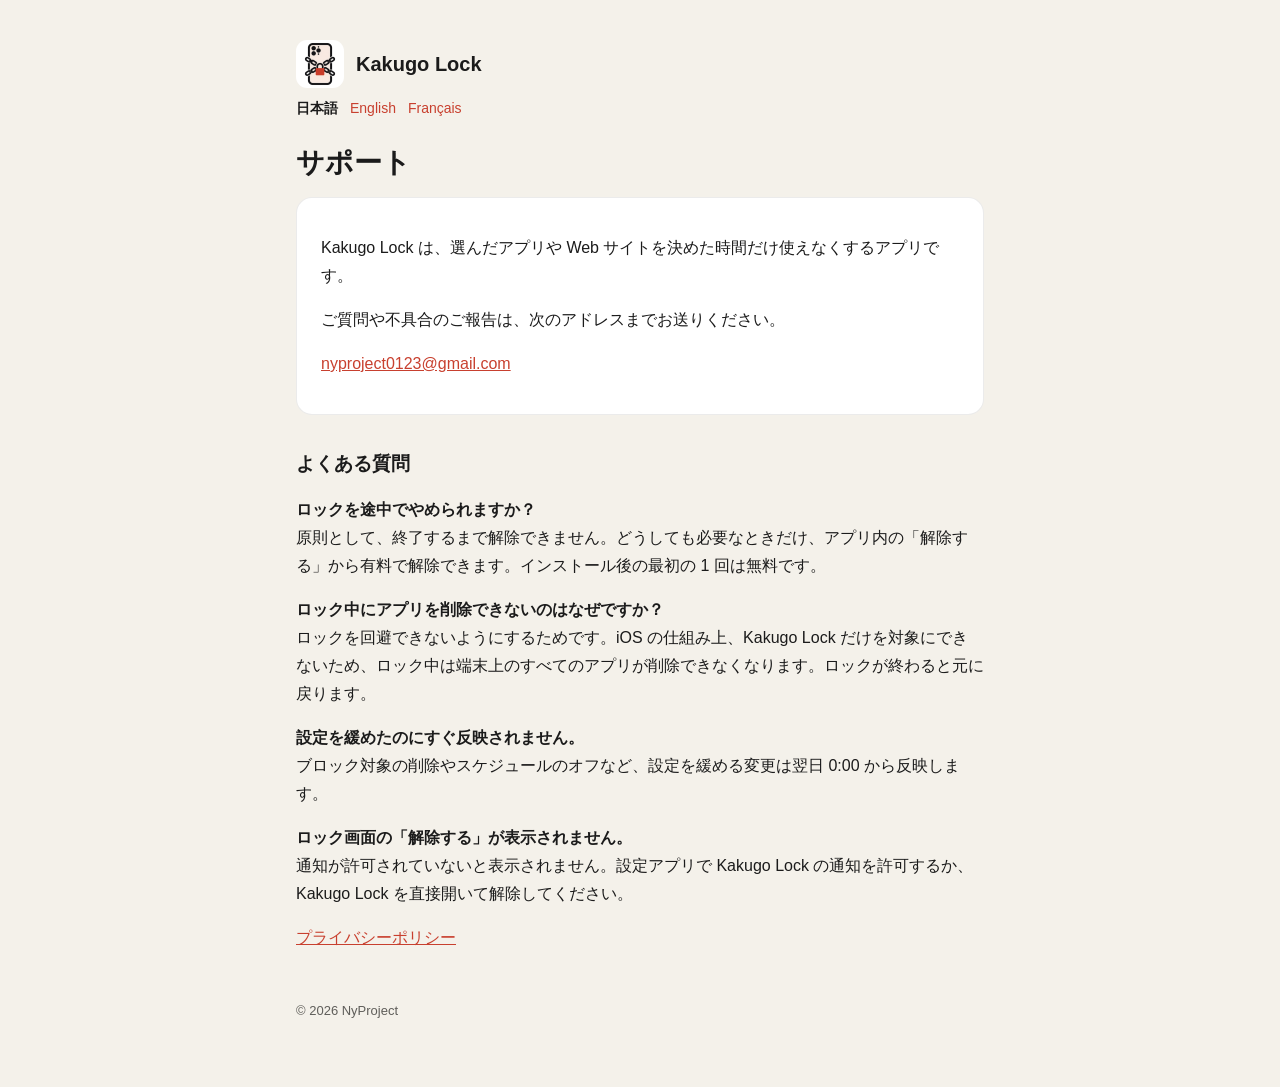
<file: index.html>
<!doctype html>
<html lang="ja">
<head>
<meta charset="utf-8">
<meta name="viewport" content="width=device-width, initial-scale=1">
<title>サポート - Kakugo Lock</title>
<link rel="stylesheet" href="style.css">
</head>
<body>
<main>
<header><img src="icon.png" alt=""><span>Kakugo Lock</span></header>
<nav class="lang"><a href="index.html" aria-current="page">日本語</a><a href="en.html">English</a><a href="fr.html">Français</a></nav>
<h1>サポート</h1>

<div class="card">
<p>Kakugo Lock は、選んだアプリや Web サイトを決めた時間だけ使えなくするアプリです。</p>
<p>ご質問や不具合のご報告は、次のアドレスまでお送りください。</p>
<p><a href="mailto:nyproject0123@gmail.com">nyproject0123@gmail.com</a></p>
</div>
<h2>よくある質問</h2>
<p><strong>ロックを途中でやめられますか？</strong><br>原則として、終了するまで解除できません。どうしても必要なときだけ、アプリ内の「解除する」から有料で解除できます。インストール後の最初の 1 回は無料です。</p>
<p><strong>ロック中にアプリを削除できないのはなぜですか？</strong><br>ロックを回避できないようにするためです。iOS の仕組み上、Kakugo Lock だけを対象にできないため、ロック中は端末上のすべてのアプリが削除できなくなります。ロックが終わると元に戻ります。</p>
<p><strong>設定を緩めたのにすぐ反映されません。</strong><br>ブロック対象の削除やスケジュールのオフなど、設定を緩める変更は翌日 0:00 から反映します。</p>
<p><strong>ロック画面の「解除する」が表示されません。</strong><br>通知が許可されていないと表示されません。設定アプリで Kakugo Lock の通知を許可するか、Kakugo Lock を直接開いて解除してください。</p>
<p><a href="privacy/">プライバシーポリシー</a></p>

<footer>© 2026 NyProject</footer>
</main>
</body>
</html>
</file>
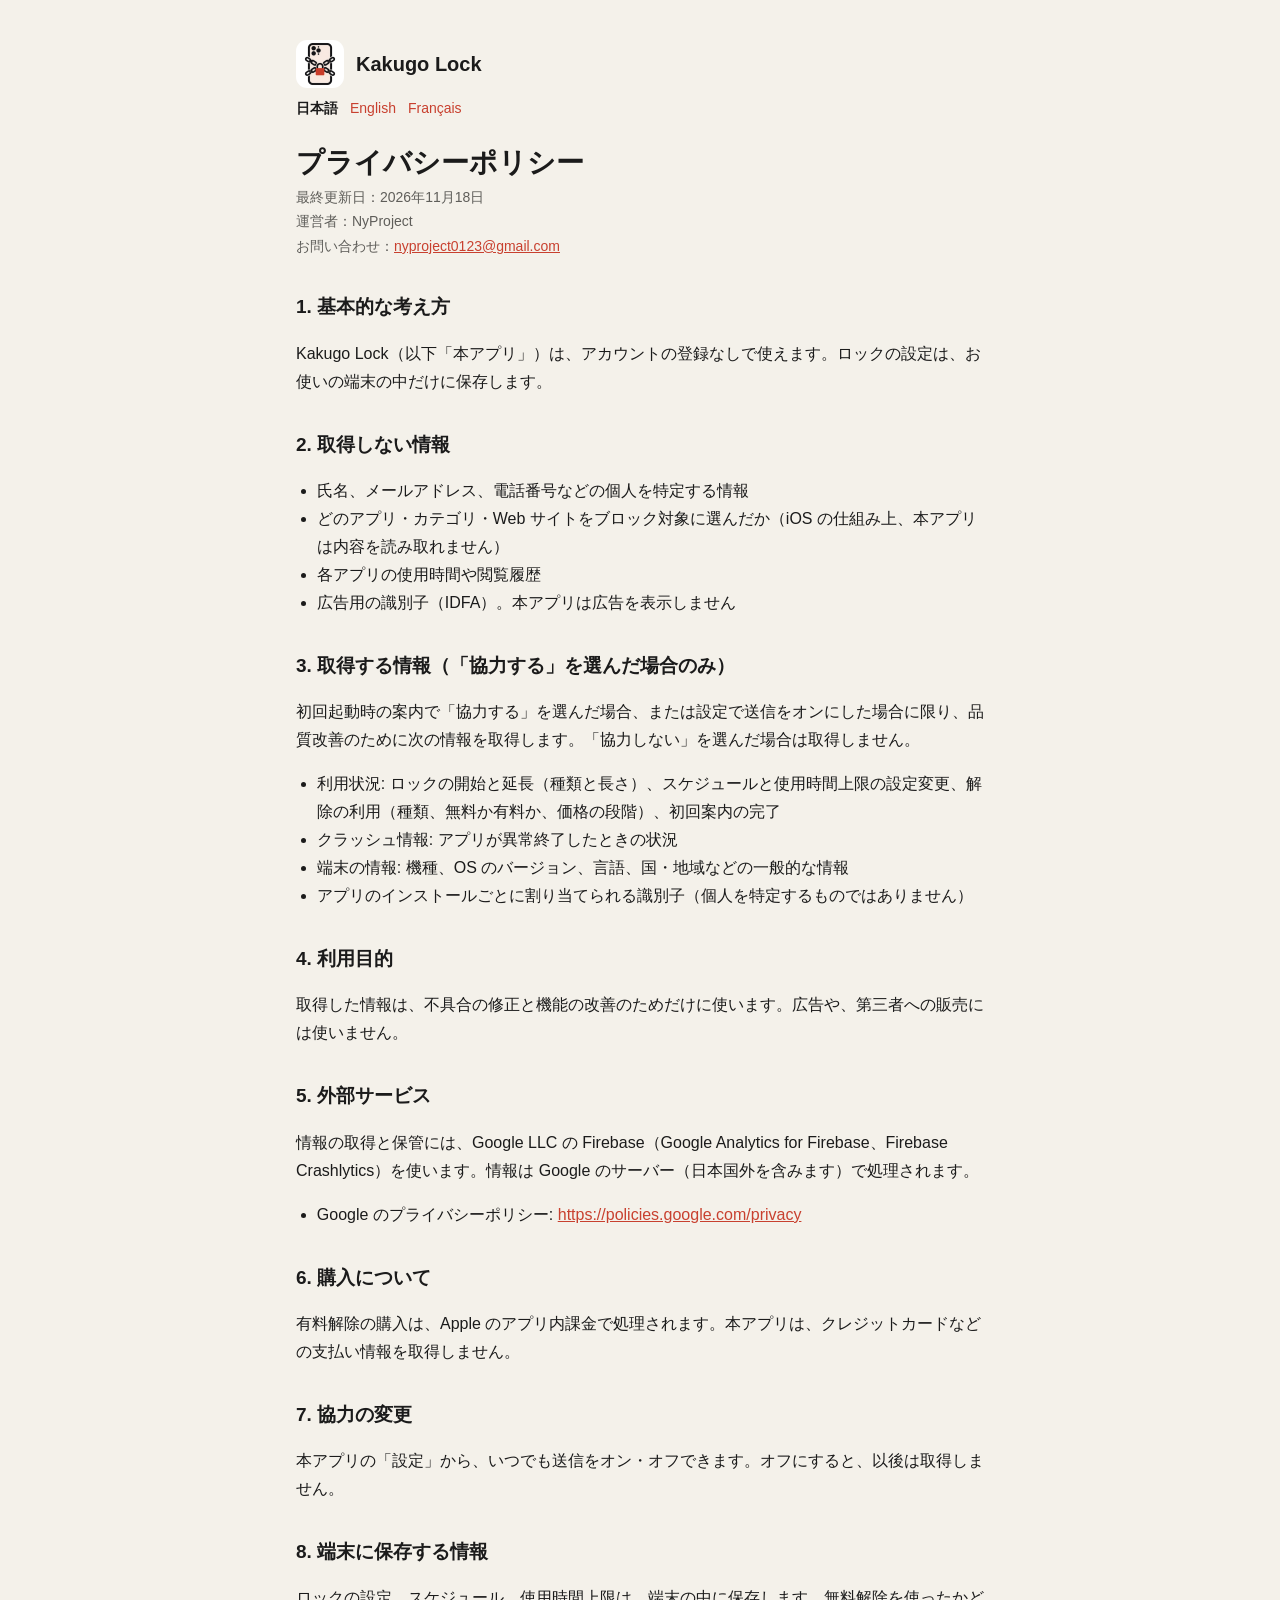
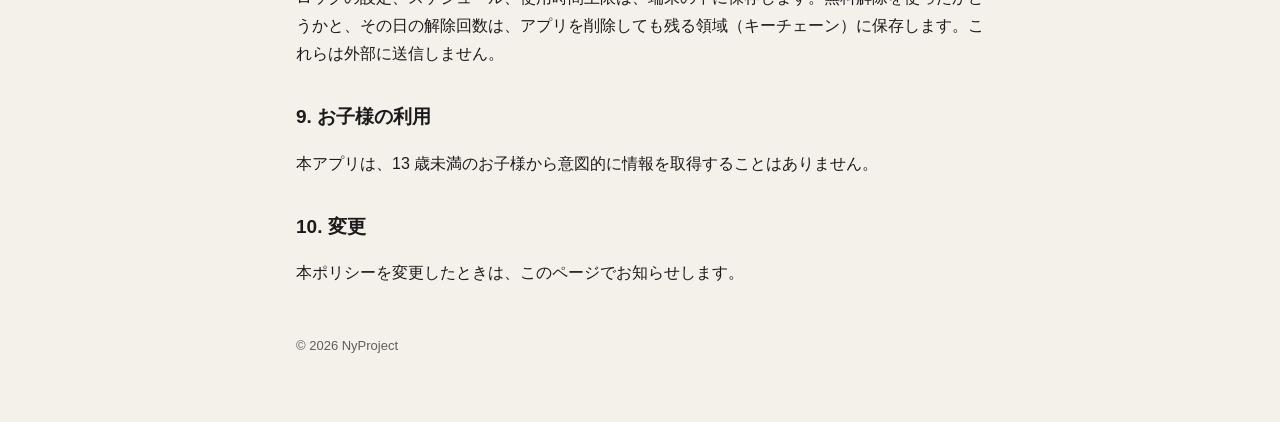
<file: privacy/index.html>
<!doctype html>
<html lang="ja">
<head>
<meta charset="utf-8">
<meta name="viewport" content="width=device-width, initial-scale=1">
<title>プライバシーポリシー - Kakugo Lock</title>
<link rel="stylesheet" href="../style.css">
</head>
<body>
<main>
<header><img src="../icon.png" alt=""><span>Kakugo Lock</span></header>
<nav class="lang"><a href="index.html" aria-current="page">日本語</a><a href="en.html">English</a><a href="fr.html">Français</a></nav>
<h1>プライバシーポリシー</h1>
<p class="meta">最終更新日：2026年11月18日<br>運営者：NyProject<br>お問い合わせ：<a href="mailto:nyproject0123@gmail.com">nyproject0123@gmail.com</a></p>
<h2>1. 基本的な考え方</h2>
<p>Kakugo Lock（以下「本アプリ」）は、アカウントの登録なしで使えます。ロックの設定は、お使いの端末の中だけに保存します。</p>
<h2>2. 取得しない情報</h2>
<ul>
<li>氏名、メールアドレス、電話番号などの個人を特定する情報</li>
<li>どのアプリ・カテゴリ・Web サイトをブロック対象に選んだか（iOS の仕組み上、本アプリは内容を読み取れません）</li>
<li>各アプリの使用時間や閲覧履歴</li>
<li>広告用の識別子（IDFA）。本アプリは広告を表示しません</li>
</ul>
<h2>3. 取得する情報（「協力する」を選んだ場合のみ）</h2>
<p>初回起動時の案内で「協力する」を選んだ場合、または設定で送信をオンにした場合に限り、品質改善のために次の情報を取得します。「協力しない」を選んだ場合は取得しません。</p>
<ul>
<li>利用状況: ロックの開始と延長（種類と長さ）、スケジュールと使用時間上限の設定変更、解除の利用（種類、無料か有料か、価格の段階）、初回案内の完了</li>
<li>クラッシュ情報: アプリが異常終了したときの状況</li>
<li>端末の情報: 機種、OS のバージョン、言語、国・地域などの一般的な情報</li>
<li>アプリのインストールごとに割り当てられる識別子（個人を特定するものではありません）</li>
</ul>
<h2>4. 利用目的</h2>
<p>取得した情報は、不具合の修正と機能の改善のためだけに使います。広告や、第三者への販売には使いません。</p>
<h2>5. 外部サービス</h2>
<p>情報の取得と保管には、Google LLC の Firebase（Google Analytics for Firebase、Firebase Crashlytics）を使います。情報は Google のサーバー（日本国外を含みます）で処理されます。</p>
<ul>
<li>Google のプライバシーポリシー: <a href="https://policies.google.com/privacy">https://policies.google.com/privacy</a></li>
</ul>
<h2>6. 購入について</h2>
<p>有料解除の購入は、Apple のアプリ内課金で処理されます。本アプリは、クレジットカードなどの支払い情報を取得しません。</p>
<h2>7. 協力の変更</h2>
<p>本アプリの「設定」から、いつでも送信をオン・オフできます。オフにすると、以後は取得しません。</p>
<h2>8. 端末に保存する情報</h2>
<p>ロックの設定、スケジュール、使用時間上限は、端末の中に保存します。無料解除を使ったかどうかと、その日の解除回数は、アプリを削除しても残る領域（キーチェーン）に保存します。これらは外部に送信しません。</p>
<h2>9. お子様の利用</h2>
<p>本アプリは、13 歳未満のお子様から意図的に情報を取得することはありません。</p>
<h2>10. 変更</h2>
<p>本ポリシーを変更したときは、このページでお知らせします。</p>
<footer>© 2026 NyProject</footer>
</main>
</body>
</html>
</file>
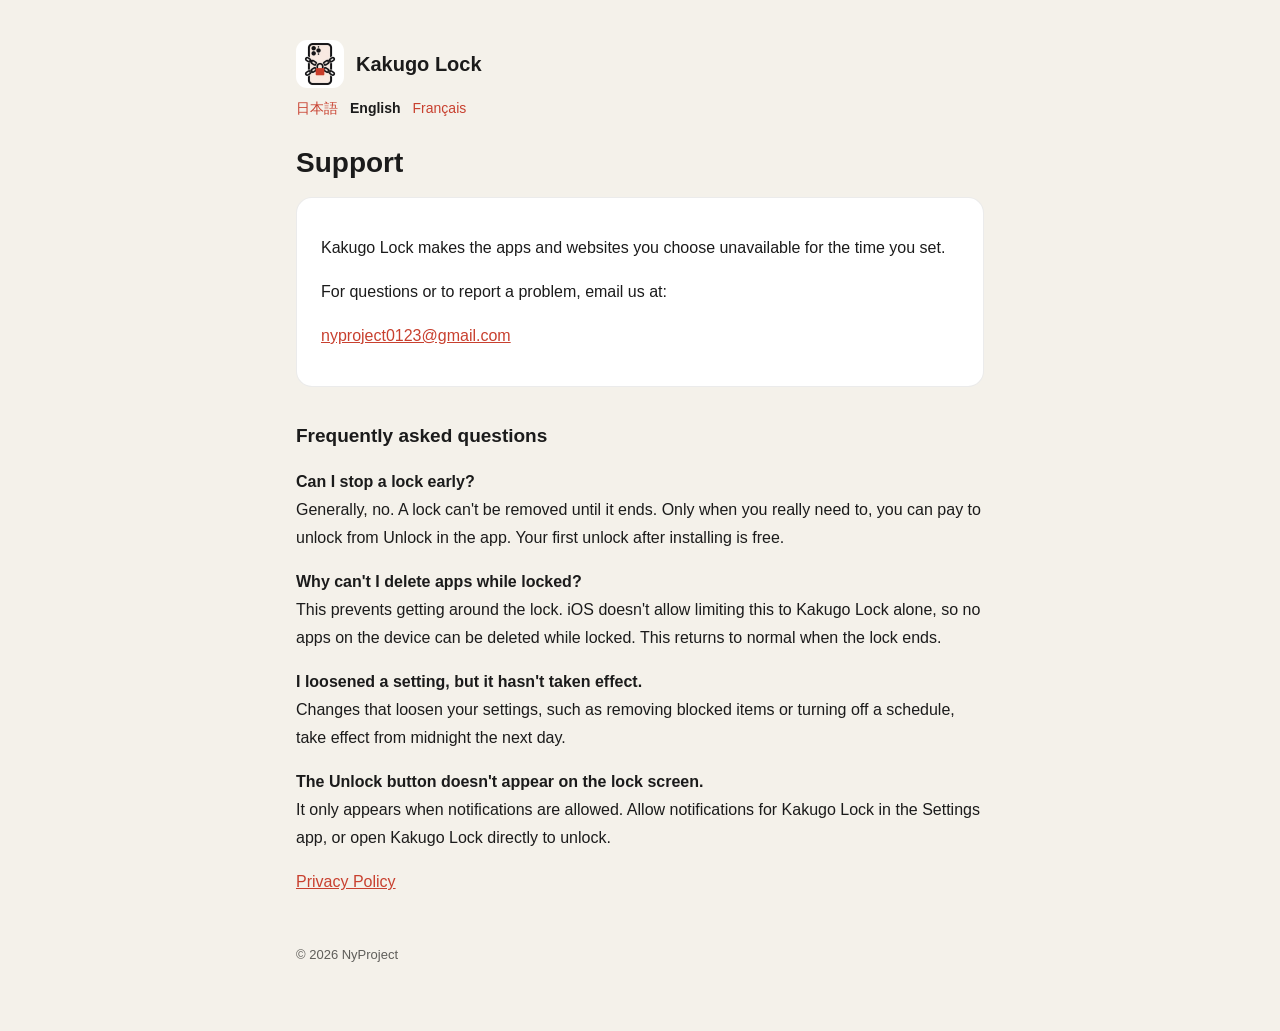
<file: en.html>
<!doctype html>
<html lang="en">
<head>
<meta charset="utf-8">
<meta name="viewport" content="width=device-width, initial-scale=1">
<title>Support - Kakugo Lock</title>
<link rel="stylesheet" href="style.css">
</head>
<body>
<main>
<header><img src="icon.png" alt=""><span>Kakugo Lock</span></header>
<nav class="lang"><a href="index.html">日本語</a><a href="en.html" aria-current="page">English</a><a href="fr.html">Français</a></nav>
<h1>Support</h1>

<div class="card">
<p>Kakugo Lock makes the apps and websites you choose unavailable for the time you set.</p>
<p>For questions or to report a problem, email us at:</p>
<p><a href="mailto:nyproject0123@gmail.com">nyproject0123@gmail.com</a></p>
</div>
<h2>Frequently asked questions</h2>
<p><strong>Can I stop a lock early?</strong><br>Generally, no. A lock can't be removed until it ends. Only when you really need to, you can pay to unlock from Unlock in the app. Your first unlock after installing is free.</p>
<p><strong>Why can't I delete apps while locked?</strong><br>This prevents getting around the lock. iOS doesn't allow limiting this to Kakugo Lock alone, so no apps on the device can be deleted while locked. This returns to normal when the lock ends.</p>
<p><strong>I loosened a setting, but it hasn't taken effect.</strong><br>Changes that loosen your settings, such as removing blocked items or turning off a schedule, take effect from midnight the next day.</p>
<p><strong>The Unlock button doesn't appear on the lock screen.</strong><br>It only appears when notifications are allowed. Allow notifications for Kakugo Lock in the Settings app, or open Kakugo Lock directly to unlock.</p>
<p><a href="privacy/en.html">Privacy Policy</a></p>

<footer>© 2026 NyProject</footer>
</main>
</body>
</html>
</file>
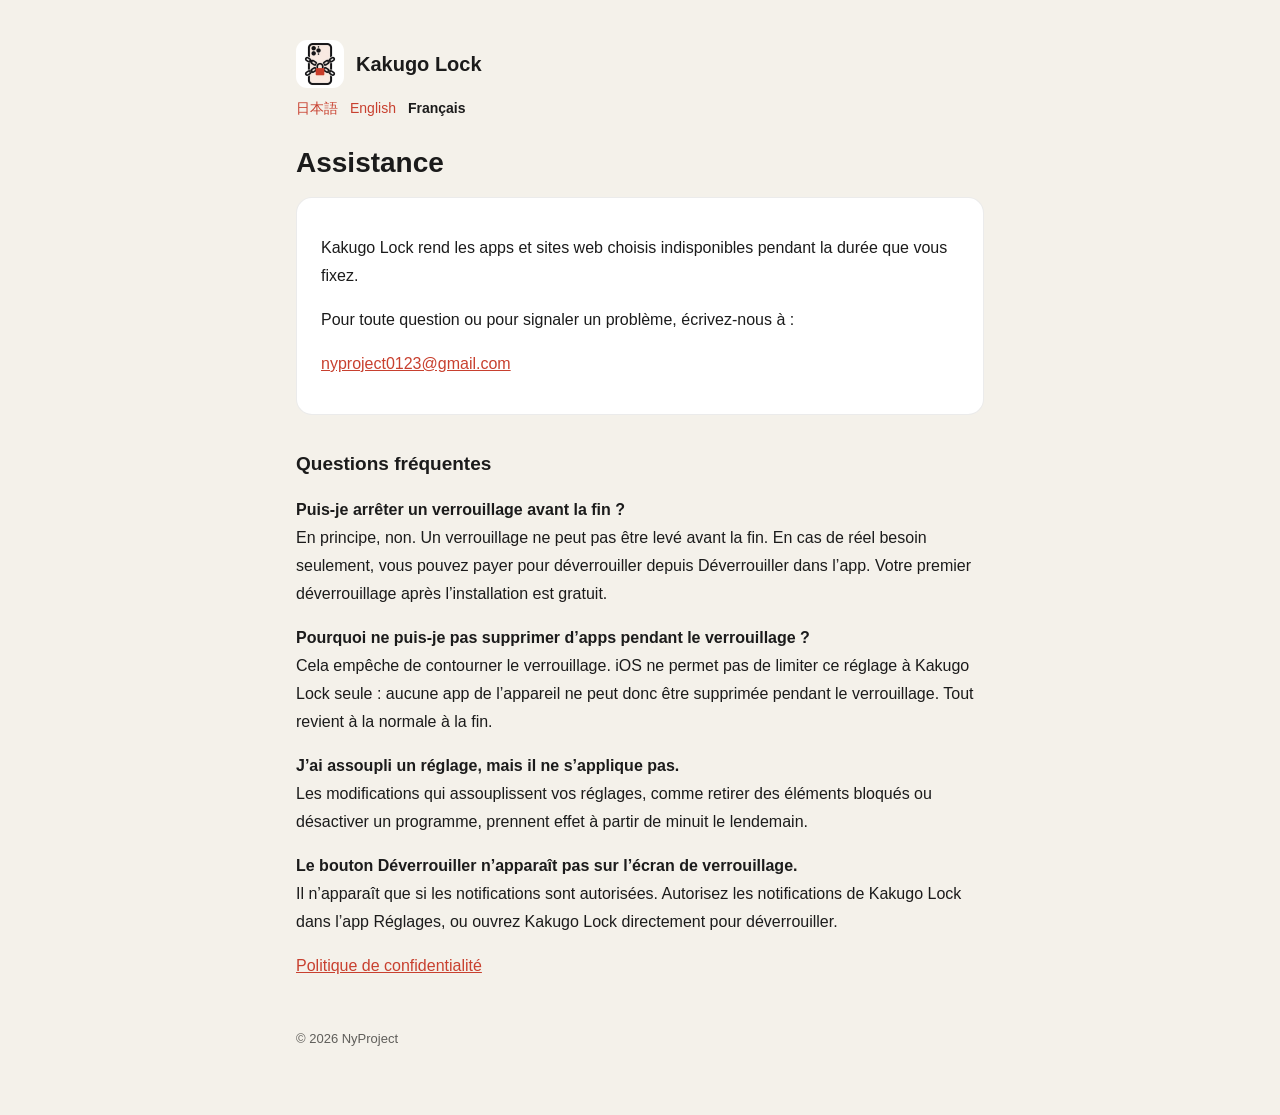
<file: fr.html>
<!doctype html>
<html lang="fr">
<head>
<meta charset="utf-8">
<meta name="viewport" content="width=device-width, initial-scale=1">
<title>Assistance - Kakugo Lock</title>
<link rel="stylesheet" href="style.css">
</head>
<body>
<main>
<header><img src="icon.png" alt=""><span>Kakugo Lock</span></header>
<nav class="lang"><a href="index.html">日本語</a><a href="en.html">English</a><a href="fr.html" aria-current="page">Français</a></nav>
<h1>Assistance</h1>

<div class="card">
<p>Kakugo Lock rend les apps et sites web choisis indisponibles pendant la durée que vous fixez.</p>
<p>Pour toute question ou pour signaler un problème, écrivez-nous à :</p>
<p><a href="mailto:nyproject0123@gmail.com">nyproject0123@gmail.com</a></p>
</div>
<h2>Questions fréquentes</h2>
<p><strong>Puis-je arrêter un verrouillage avant la fin ?</strong><br>En principe, non. Un verrouillage ne peut pas être levé avant la fin. En cas de réel besoin seulement, vous pouvez payer pour déverrouiller depuis Déverrouiller dans l’app. Votre premier déverrouillage après l’installation est gratuit.</p>
<p><strong>Pourquoi ne puis-je pas supprimer d’apps pendant le verrouillage ?</strong><br>Cela empêche de contourner le verrouillage. iOS ne permet pas de limiter ce réglage à Kakugo Lock seule : aucune app de l’appareil ne peut donc être supprimée pendant le verrouillage. Tout revient à la normale à la fin.</p>
<p><strong>J’ai assoupli un réglage, mais il ne s’applique pas.</strong><br>Les modifications qui assouplissent vos réglages, comme retirer des éléments bloqués ou désactiver un programme, prennent effet à partir de minuit le lendemain.</p>
<p><strong>Le bouton Déverrouiller n’apparaît pas sur l’écran de verrouillage.</strong><br>Il n’apparaît que si les notifications sont autorisées. Autorisez les notifications de Kakugo Lock dans l’app Réglages, ou ouvrez Kakugo Lock directement pour déverrouiller.</p>
<p><a href="privacy/fr.html">Politique de confidentialité</a></p>

<footer>© 2026 NyProject</footer>
</main>
</body>
</html>
</file>
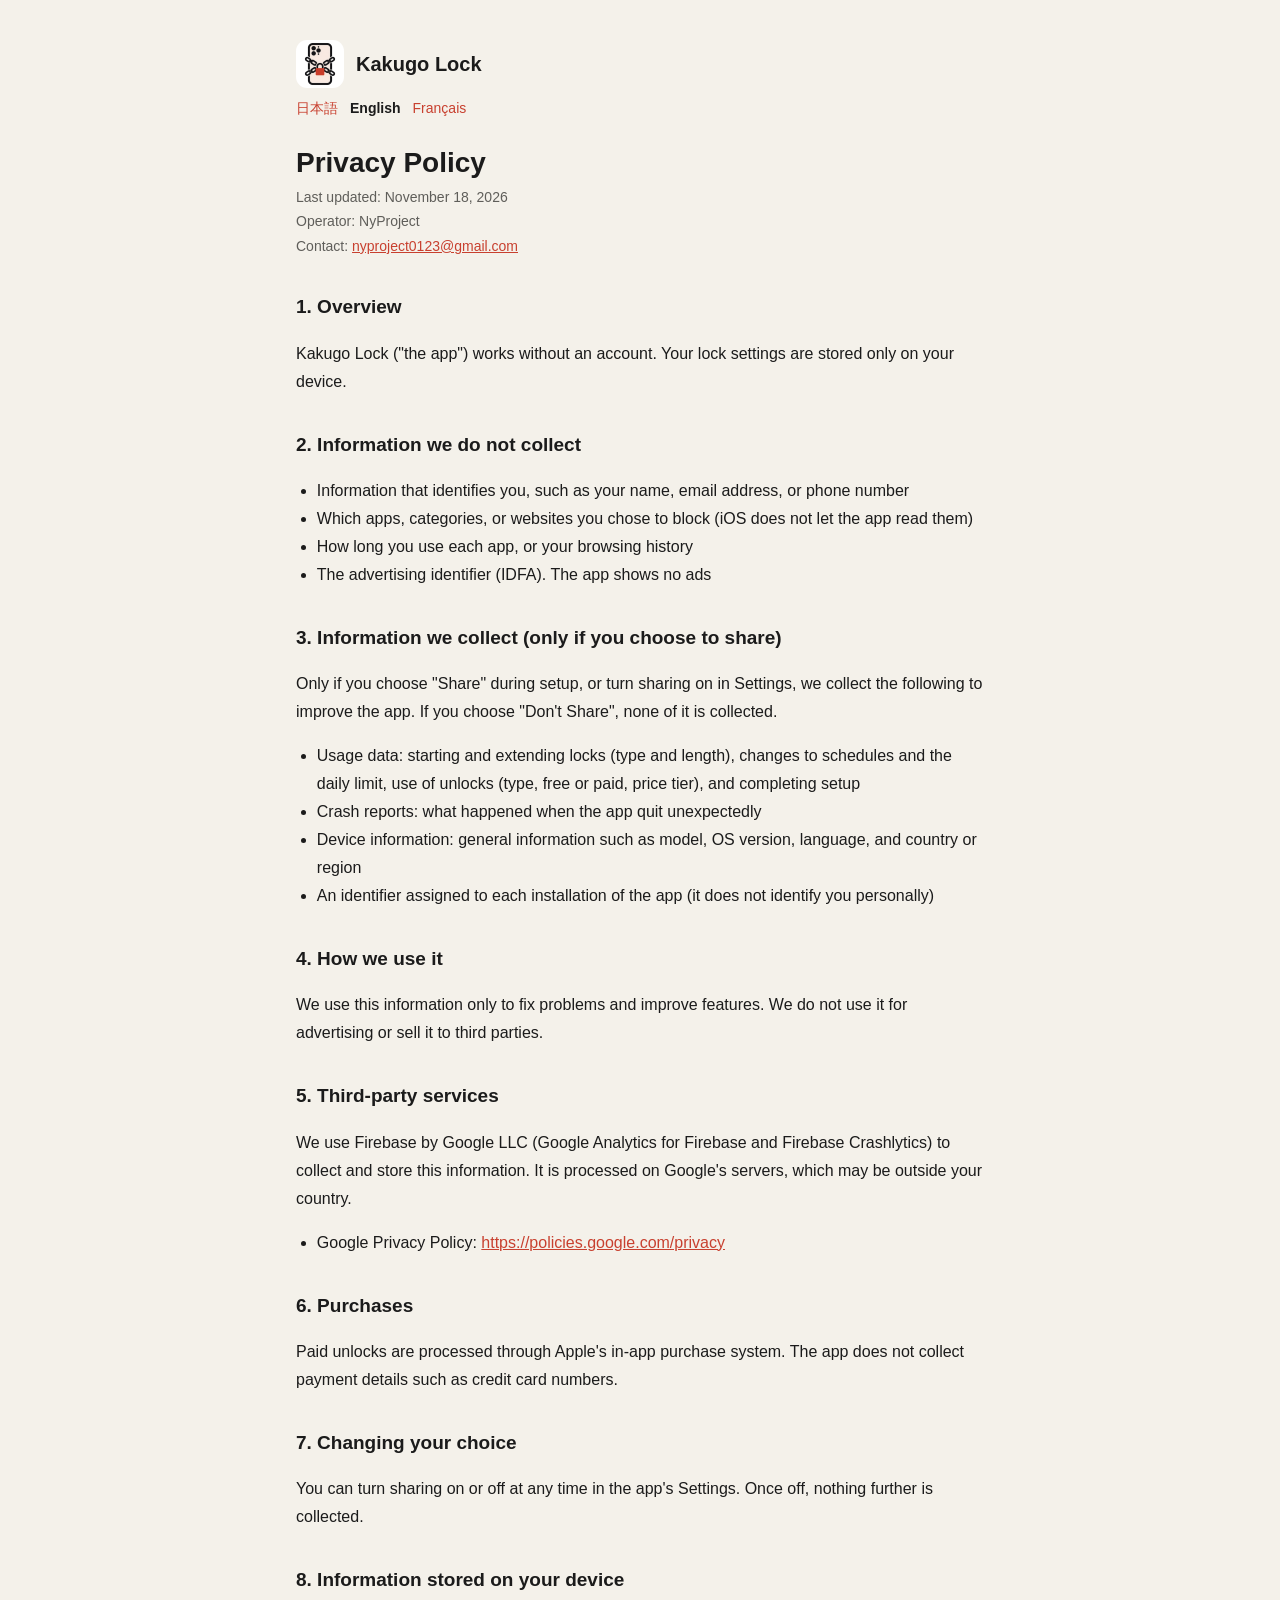
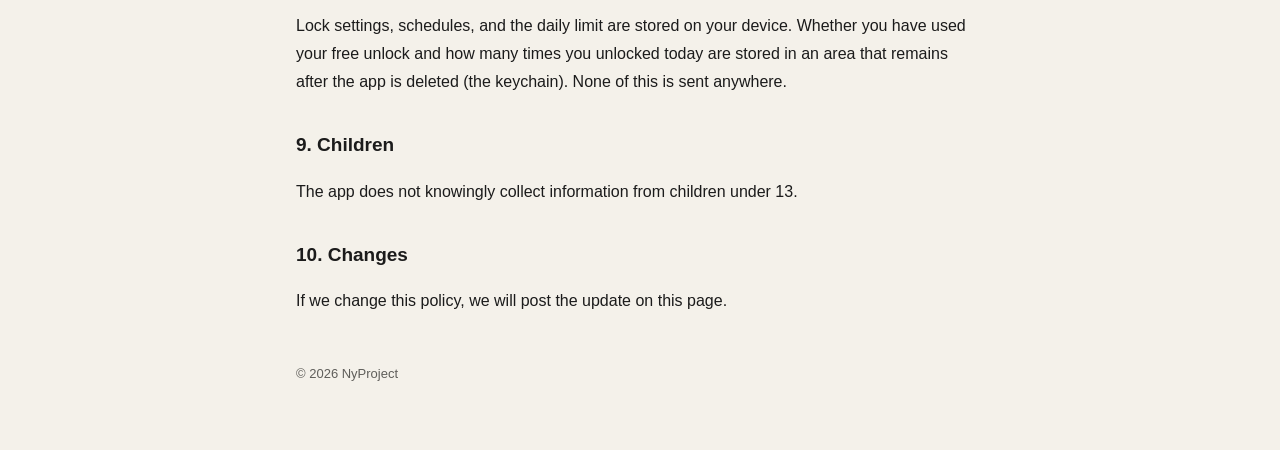
<file: privacy/en.html>
<!doctype html>
<html lang="en">
<head>
<meta charset="utf-8">
<meta name="viewport" content="width=device-width, initial-scale=1">
<title>Privacy Policy - Kakugo Lock</title>
<link rel="stylesheet" href="../style.css">
</head>
<body>
<main>
<header><img src="../icon.png" alt=""><span>Kakugo Lock</span></header>
<nav class="lang"><a href="index.html">日本語</a><a href="en.html" aria-current="page">English</a><a href="fr.html">Français</a></nav>
<h1>Privacy Policy</h1>
<p class="meta">Last updated: November 18, 2026<br>Operator: NyProject<br>Contact: <a href="mailto:nyproject0123@gmail.com">nyproject0123@gmail.com</a></p>
<h2>1. Overview</h2>
<p>Kakugo Lock (&quot;the app&quot;) works without an account. Your lock settings are stored only on your device.</p>
<h2>2. Information we do not collect</h2>
<ul>
<li>Information that identifies you, such as your name, email address, or phone number</li>
<li>Which apps, categories, or websites you chose to block (iOS does not let the app read them)</li>
<li>How long you use each app, or your browsing history</li>
<li>The advertising identifier (IDFA). The app shows no ads</li>
</ul>
<h2>3. Information we collect (only if you choose to share)</h2>
<p>Only if you choose &quot;Share&quot; during setup, or turn sharing on in Settings, we collect the following to improve the app. If you choose &quot;Don&#x27;t Share&quot;, none of it is collected.</p>
<ul>
<li>Usage data: starting and extending locks (type and length), changes to schedules and the daily limit, use of unlocks (type, free or paid, price tier), and completing setup</li>
<li>Crash reports: what happened when the app quit unexpectedly</li>
<li>Device information: general information such as model, OS version, language, and country or region</li>
<li>An identifier assigned to each installation of the app (it does not identify you personally)</li>
</ul>
<h2>4. How we use it</h2>
<p>We use this information only to fix problems and improve features. We do not use it for advertising or sell it to third parties.</p>
<h2>5. Third-party services</h2>
<p>We use Firebase by Google LLC (Google Analytics for Firebase and Firebase Crashlytics) to collect and store this information. It is processed on Google&#x27;s servers, which may be outside your country.</p>
<ul>
<li>Google Privacy Policy: <a href="https://policies.google.com/privacy">https://policies.google.com/privacy</a></li>
</ul>
<h2>6. Purchases</h2>
<p>Paid unlocks are processed through Apple&#x27;s in-app purchase system. The app does not collect payment details such as credit card numbers.</p>
<h2>7. Changing your choice</h2>
<p>You can turn sharing on or off at any time in the app&#x27;s Settings. Once off, nothing further is collected.</p>
<h2>8. Information stored on your device</h2>
<p>Lock settings, schedules, and the daily limit are stored on your device. Whether you have used your free unlock and how many times you unlocked today are stored in an area that remains after the app is deleted (the keychain). None of this is sent anywhere.</p>
<h2>9. Children</h2>
<p>The app does not knowingly collect information from children under 13.</p>
<h2>10. Changes</h2>
<p>If we change this policy, we will post the update on this page.</p>
<footer>© 2026 NyProject</footer>
</main>
</body>
</html>
</file>
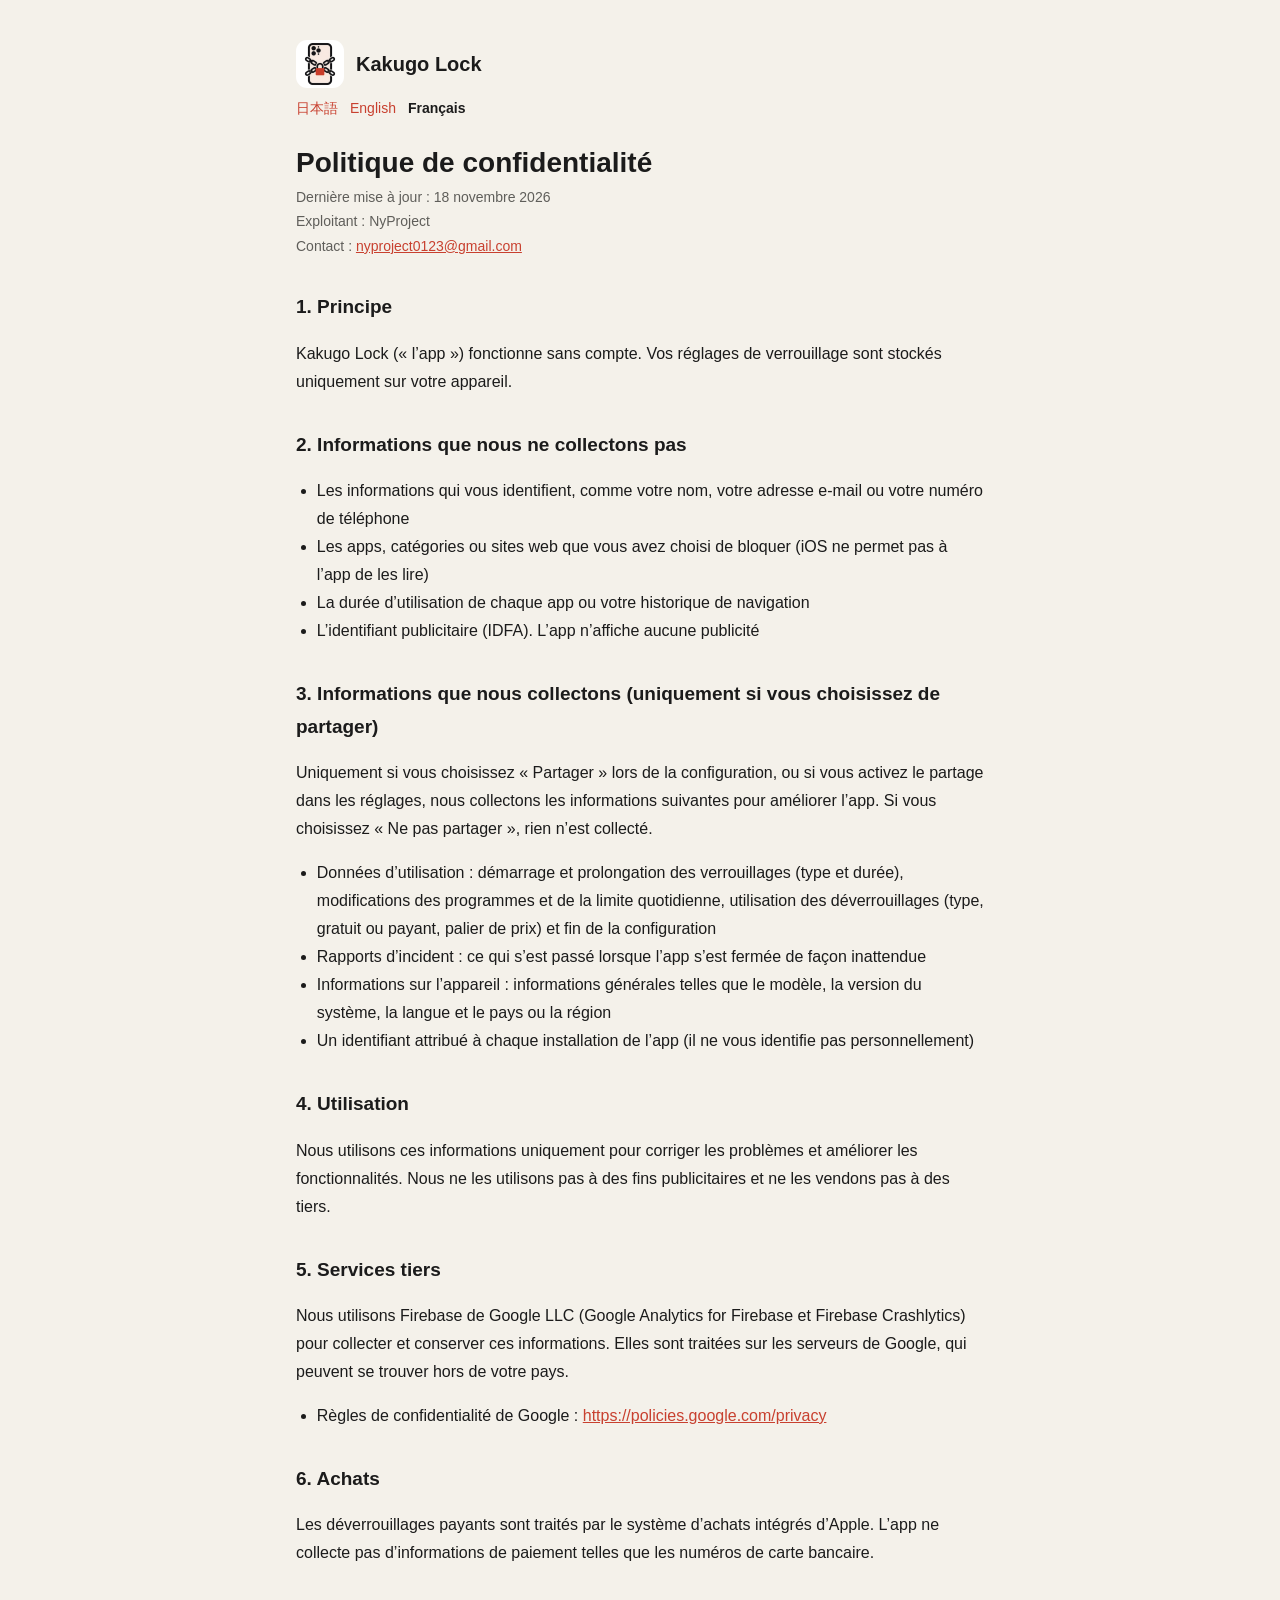
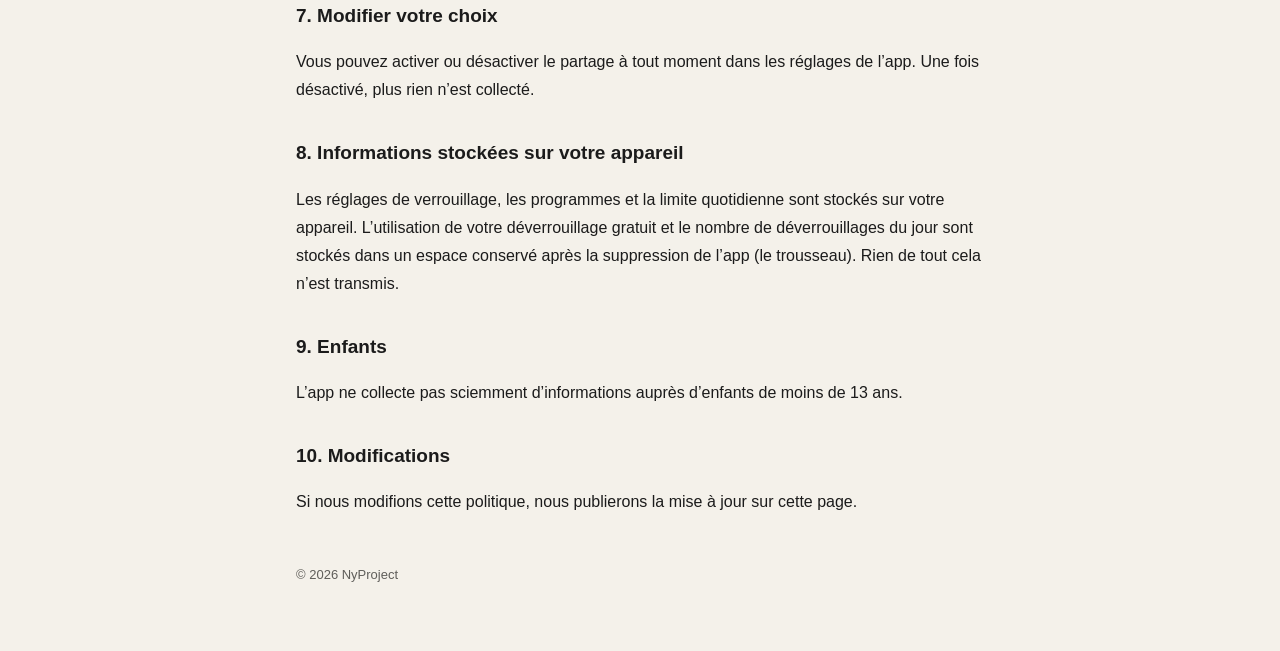
<file: privacy/fr.html>
<!doctype html>
<html lang="fr">
<head>
<meta charset="utf-8">
<meta name="viewport" content="width=device-width, initial-scale=1">
<title>Politique de confidentialité - Kakugo Lock</title>
<link rel="stylesheet" href="../style.css">
</head>
<body>
<main>
<header><img src="../icon.png" alt=""><span>Kakugo Lock</span></header>
<nav class="lang"><a href="index.html">日本語</a><a href="en.html">English</a><a href="fr.html" aria-current="page">Français</a></nav>
<h1>Politique de confidentialité</h1>
<p class="meta">Dernière mise à jour : 18 novembre 2026<br>Exploitant : NyProject<br>Contact : <a href="mailto:nyproject0123@gmail.com">nyproject0123@gmail.com</a></p>
<h2>1. Principe</h2>
<p>Kakugo Lock (« l’app ») fonctionne sans compte. Vos réglages de verrouillage sont stockés uniquement sur votre appareil.</p>
<h2>2. Informations que nous ne collectons pas</h2>
<ul>
<li>Les informations qui vous identifient, comme votre nom, votre adresse e-mail ou votre numéro de téléphone</li>
<li>Les apps, catégories ou sites web que vous avez choisi de bloquer (iOS ne permet pas à l’app de les lire)</li>
<li>La durée d’utilisation de chaque app ou votre historique de navigation</li>
<li>L’identifiant publicitaire (IDFA). L’app n’affiche aucune publicité</li>
</ul>
<h2>3. Informations que nous collectons (uniquement si vous choisissez de partager)</h2>
<p>Uniquement si vous choisissez « Partager » lors de la configuration, ou si vous activez le partage dans les réglages, nous collectons les informations suivantes pour améliorer l’app. Si vous choisissez « Ne pas partager », rien n’est collecté.</p>
<ul>
<li>Données d’utilisation : démarrage et prolongation des verrouillages (type et durée), modifications des programmes et de la limite quotidienne, utilisation des déverrouillages (type, gratuit ou payant, palier de prix) et fin de la configuration</li>
<li>Rapports d’incident : ce qui s’est passé lorsque l’app s’est fermée de façon inattendue</li>
<li>Informations sur l’appareil : informations générales telles que le modèle, la version du système, la langue et le pays ou la région</li>
<li>Un identifiant attribué à chaque installation de l’app (il ne vous identifie pas personnellement)</li>
</ul>
<h2>4. Utilisation</h2>
<p>Nous utilisons ces informations uniquement pour corriger les problèmes et améliorer les fonctionnalités. Nous ne les utilisons pas à des fins publicitaires et ne les vendons pas à des tiers.</p>
<h2>5. Services tiers</h2>
<p>Nous utilisons Firebase de Google LLC (Google Analytics for Firebase et Firebase Crashlytics) pour collecter et conserver ces informations. Elles sont traitées sur les serveurs de Google, qui peuvent se trouver hors de votre pays.</p>
<ul>
<li>Règles de confidentialité de Google : <a href="https://policies.google.com/privacy">https://policies.google.com/privacy</a></li>
</ul>
<h2>6. Achats</h2>
<p>Les déverrouillages payants sont traités par le système d’achats intégrés d’Apple. L’app ne collecte pas d’informations de paiement telles que les numéros de carte bancaire.</p>
<h2>7. Modifier votre choix</h2>
<p>Vous pouvez activer ou désactiver le partage à tout moment dans les réglages de l’app. Une fois désactivé, plus rien n’est collecté.</p>
<h2>8. Informations stockées sur votre appareil</h2>
<p>Les réglages de verrouillage, les programmes et la limite quotidienne sont stockés sur votre appareil. L’utilisation de votre déverrouillage gratuit et le nombre de déverrouillages du jour sont stockés dans un espace conservé après la suppression de l’app (le trousseau). Rien de tout cela n’est transmis.</p>
<h2>9. Enfants</h2>
<p>L’app ne collecte pas sciemment d’informations auprès d’enfants de moins de 13 ans.</p>
<h2>10. Modifications</h2>
<p>Si nous modifions cette politique, nous publierons la mise à jour sur cette page.</p>
<footer>© 2026 NyProject</footer>
</main>
</body>
</html>
</file>
<file: style.css>
:root {
  --bg: #f4f1ea;
  --card: #ffffff;
  --text: #1b1b1b;
  --muted: #5f5e5a;
  --accent: #c8402f;
  --border: rgba(0, 0, 0, 0.08);
}
@media (prefers-color-scheme: dark) {
  :root {
    --bg: #16161a;
    --card: #1f1f24;
    --text: #f4f1ea;
    --muted: #b4b2a9;
    --accent: #e0563f;
    --border: rgba(255, 255, 255, 0.1);
  }
}
* { box-sizing: border-box; }
body {
  margin: 0;
  background: var(--bg);
  color: var(--text);
  font-family: -apple-system, BlinkMacSystemFont, "Hiragino Sans", "Helvetica Neue", sans-serif;
  line-height: 1.75;
}
main { max-width: 720px; margin: 0 auto; padding: 40px 16px 64px; }
header { display: flex; align-items: center; gap: 12px; margin-bottom: 8px; }
header img { width: 48px; height: 48px; border-radius: 11px; }
header span { font-size: 20px; font-weight: 600; }
nav.lang { font-size: 14px; margin: 0 0 24px; color: var(--muted); }
nav.lang a { color: var(--accent); text-decoration: none; margin-right: 12px; }
nav.lang a[aria-current] { color: var(--text); font-weight: 600; }
h1 { font-size: 28px; line-height: 1.3; margin: 8px 0 4px; }
h2 { font-size: 19px; margin: 32px 0 8px; }
.meta { color: var(--muted); font-size: 14px; margin: 0 0 24px; }
.card { background: var(--card); border: 1px solid var(--border); border-radius: 16px; padding: 20px 24px; margin: 16px 0; }
a { color: var(--accent); }
ul { padding-left: 1.3em; }
footer { color: var(--muted); font-size: 13px; margin-top: 48px; }
</file>
